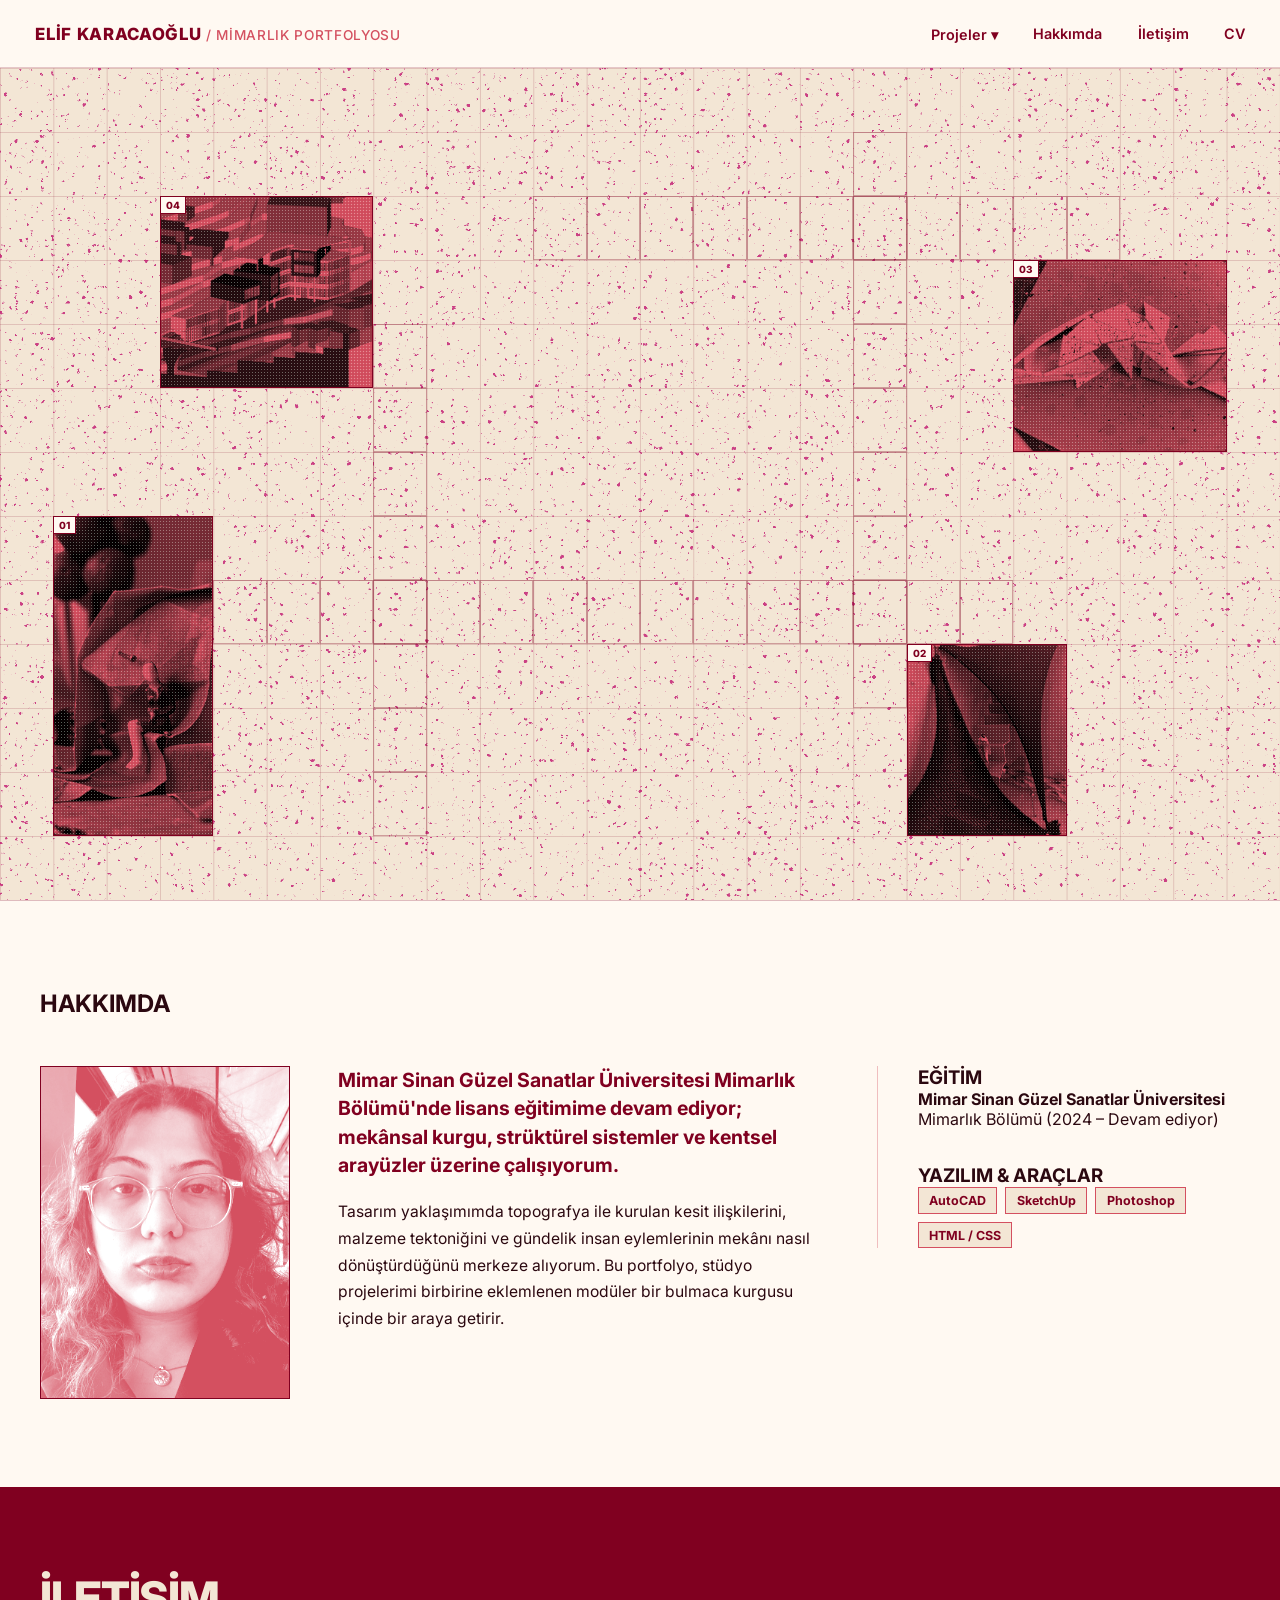
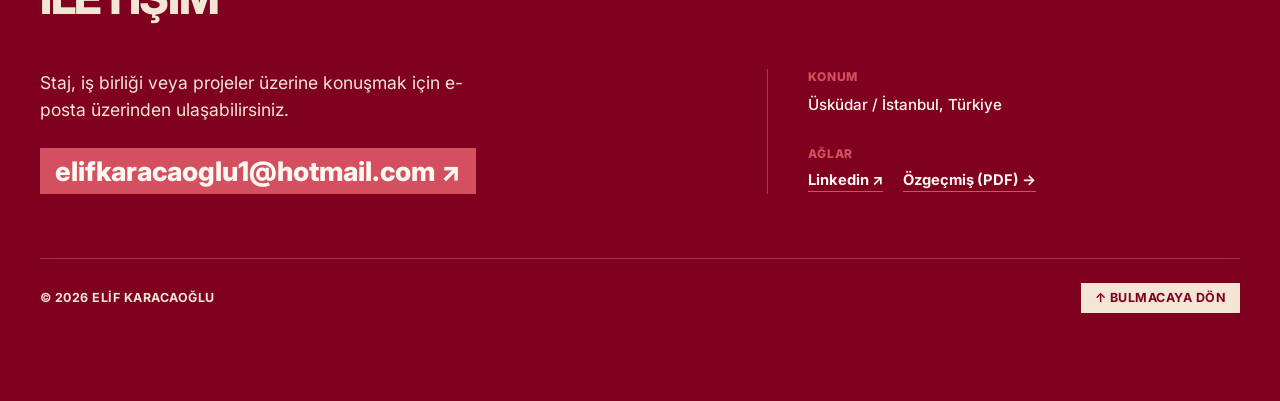
<file: index.html>
<!DOCTYPE html>
<html lang="tr">
<head>
  <meta charset="UTF-8">
  <meta name="viewport" content="width=device-width, initial-scale=1.0">
  <title>Elif Karacaoğlu | Mimari Portfolyo</title>
  <link rel="preconnect" href="https://fonts.googleapis.com">
  <link rel="preconnect" href="https://fonts.gstatic.com" crossorigin>
  <link href="https://fonts.googleapis.com/css2?family=Inter:wght@400;500;700;800&display=swap" rel="stylesheet">
  <link rel="stylesheet" href="styles.css">
</head>
<body id="ust">

  <!-- ÜST MENÜ -->
  <header class="top-nav">
    <input type="checkbox" id="menu-toggle" class="menu-toggle">
    <label for="menu-toggle" class="hamburger" aria-label="Menüyü Aç">
      <span></span>
      <span></span>
      <span></span>
    </label>

    <a href="#ust" class="brand-name">ELİF KARACAOĞLU <span class="brand-sub">/ MİMARLIK PORTFOLYOSU</span></a>

    <nav class="nav-links">
      <div class="dropdown">
        <button class="drop-btn">Projeler ▾</button>
        <div class="dropdown-content">
          <a href="eylemleri-bukmek.html">01. Eylemleri Bükmek</a>
          <a href="parazit-membranlar.html">02. Parazit Membranlar</a>
          <a href="denge-kabugu.html">03. Denge Kabuğu</a>
          <a href="derkenar.html">04. Derkenar</a>
        </div>
      </div>
      <a href="#hakkimda">Hakkımda</a>
      <a href="#iletisim">İletişim</a>
      <a href="cv.pdf" target="_blank" rel="noopener noreferrer">CV</a>
    </nav>
  </header>

  <!-- 1. EKRAN: TAM EKRAN 24x13 ÇENGEL BULMACA IZGARA ALANI -->
  <main class="crossword-grid">

    <!-- 01. EYLEMLERİ BÜKMEK -->
    <input type="radio" name="mobile-clue" id="clue-1" class="clue-radio">
    <a href="eylemleri-bukmek.html" class="project-pair">
      <div class="image-block img-eylemler">
        <span class="img-tag">01</span>
        <img src="merhaba.jpeg" alt="Eylemleri Bükmek Projesi">
      </div>
      <div class="word-strip word-eylemler">
        <span class="letter-cell">E</span>
        <span class="letter-cell">Y</span>
        <span class="letter-cell">L</span>
        <span class="letter-cell">E</span>
        <span class="letter-cell">M</span>
        <span class="letter-cell">L</span>
        <span class="letter-cell">E</span>
        <span class="letter-cell">R</span>
        <span class="letter-cell">İ</span>
        <span class="letter-cell">B</span>
        <span class="letter-cell">Ü</span>
        <span class="letter-cell">K</span>
        <span class="letter-cell">M</span>
        <span class="letter-cell">E</span>
        <span class="letter-cell">K</span>
      </div>
    </a>
    <label for="clue-1" class="mobile-tap-trigger img-eylemler" aria-label="01 İpucunu Aç"></label>

    <!-- 02. PARAZİT MEMBRANLAR -->
    <input type="radio" name="mobile-clue" id="clue-2" class="clue-radio">
    <a href="parazit-membranlar.html" class="project-pair">
      <div class="image-block img-parazit">
        <span class="img-tag">02</span>
        <img src="dört.jpeg" alt="Parazit Membranlar Projesi">
      </div>
      <div class="word-strip word-parazit">
        <span class="letter-cell">P</span>
        <span class="letter-cell">A</span>
        <span class="letter-cell">R</span>
        <span class="letter-cell">A</span>
        <span class="letter-cell">Z</span>
        <span class="letter-cell">İ</span>
        <span class="letter-cell">T</span>
        <span class="letter-cell">M</span>
        <span class="letter-cell">.</span>
      </div>
    </a>
    <label for="clue-2" class="mobile-tap-trigger img-parazit" aria-label="02 İpucunu Aç"></label>

    <!-- 03. DENGE KABUĞU -->
    <input type="radio" name="mobile-clue" id="clue-3" class="clue-radio">
    <a href="denge-kabugu.html" class="project-pair">
      <div class="image-block img-denge">
        <span class="img-tag">03</span>
        <img src="üç.jpg" alt="Denge Kabuğu Projesi">
      </div>
      <div class="word-strip word-denge">
        <span class="letter-cell">D</span>
        <span class="letter-cell">E</span>
        <span class="letter-cell">N</span>
        <span class="letter-cell">G</span>
        <span class="letter-cell">E</span>
        <span class="letter-cell">K</span>
        <span class="letter-cell">A</span>
        <span class="letter-cell">B</span>
        <span class="letter-cell">U</span>
        <span class="letter-cell">Ğ</span>
        <span class="letter-cell">U</span>
      </div>
    </a>
    <label for="clue-3" class="mobile-tap-trigger img-denge" aria-label="03 İpucunu Aç"></label>

    <!-- 04. DERKENAR -->
    <input type="radio" name="mobile-clue" id="clue-4" class="clue-radio">
    <a href="derkenar.html" class="project-pair">
      <div class="image-block img-derkenar">
        <span class="img-tag">04</span>
        <img src="model.jpg" alt="Derkenar Projesi">
      </div>
      <div class="word-strip word-derkenar">
        <span class="letter-cell">D</span>
        <span class="letter-cell">E</span>
        <span class="letter-cell">R</span>
        <span class="letter-cell">K</span>
        <span class="letter-cell">E</span>
        <span class="letter-cell">N</span>
        <span class="letter-cell">A</span>
        <span class="letter-cell">R</span>
      </div>
    </a>
    <label for="clue-4" class="mobile-tap-trigger img-derkenar" aria-label="04 İpucunu Aç"></label>

  </main>

  <!-- 2. BÖLÜM: HAKKIMDA (SOLDA FOTOĞRAF + ORTADA METİN + SAĞDA EĞİTİM & ARAÇLAR) -->
  <section id="hakkimda" class="editorial-section">
    <div class="section-inner">
      <div class="section-header">
        <h2>HAKKIMDA</h2>
      </div>

      <div class="about-grid">
        <!-- SOL SÜTUN: PROFİL FOTOĞRAFI -->
        <div class="about-photo">
          <img src="kendim.jpeg" alt="Elif Karacaoğlu">
        </div>

        <!-- ORTA SÜTUN: BİYOGRAFİ METNİ -->
        <div class="about-bio">
          <p class="lead-text">
            Mimar Sinan Güzel Sanatlar Üniversitesi Mimarlık Bölümü'nde lisans eğitimime devam ediyor; mekânsal kurgu, strüktürel sistemler ve kentsel arayüzler üzerine çalışıyorum.
          </p>
          <p>
            Tasarım yaklaşımımda topografya ile kurulan kesit ilişkilerini, malzeme tektoniğini ve gündelik insan eylemlerinin mekânı nasıl dönüştürdüğünü merkeze alıyorum. Bu portfolyo, stüdyo projelerimi birbirine eklemlenen modüler bir bulmaca kurgusu içinde bir araya getirir.
          </p>
        </div>

        <!-- SAĞ SÜTUN: EĞİTİM VE YAZILIMLAR -->
        <div class="about-meta">
          <div class="meta-group">
            <h3>EĞİTİM</h3>
            <p><strong>Mimar Sinan Güzel Sanatlar Üniversitesi</strong><br>Mimarlık Bölümü (2024 – Devam ediyor)</p>
          </div>

          <div class="meta-group">
            <h3>YAZILIM & ARAÇLAR</h3>
            <ul class="tag-list">
              <li>AutoCAD</li>
              <li>SketchUp</li>
              <li>Photoshop</li>
              <li>HTML / CSS</li>
            </ul>
          </div>
        </div>
      </div>
    </div>
  </section>

  <!-- 3. BÖLÜM: İLETİŞİM -->
  <section id="iletisim" class="editorial-section contact-section">
    <div class="section-inner">
      <div class="section-header">
        <h2>İLETİŞİM</h2>
      </div>

      <div class="contact-grid">
        <div class="contact-statement">
          <p>Staj, iş birliği veya projeler üzerine konuşmak için e-posta üzerinden ulaşabilirsiniz.</p>
          <a href="mailto:elifkaracaoglu1@hotmail.com" class="mail-link">elifkaracaoglu1@hotmail.com ↗</a>
        </div>

        <div class="contact-links">
          <div class="meta-group">
            <h3>KONUM</h3>
            <p>Üsküdar / İstanbul, Türkiye</p>
          </div>
          <div class="meta-group">
            <h3>AĞLAR</h3>
            <div class="social-row">
              <a href="https://www.linkedin.com/in/elif-karacaoğlu-8b605b373" target="_blank" rel="noopener">Linkedin ↗</a>
              <a href="cv.pdf" target="_blank" rel="noopener noreferrer">Özgeçmiş (PDF) →</a>
            </div>
          </div>
        </div>
      </div>

      <footer class="bottom-bar">
        <span>© 2026 ELİF KARACAOĞLU</span>
        <a href="#ust" class="back-to-top">↑ BULMACAYA DÖN</a>
      </footer>
    </div>
  </section>

</body>
</html>
</file>
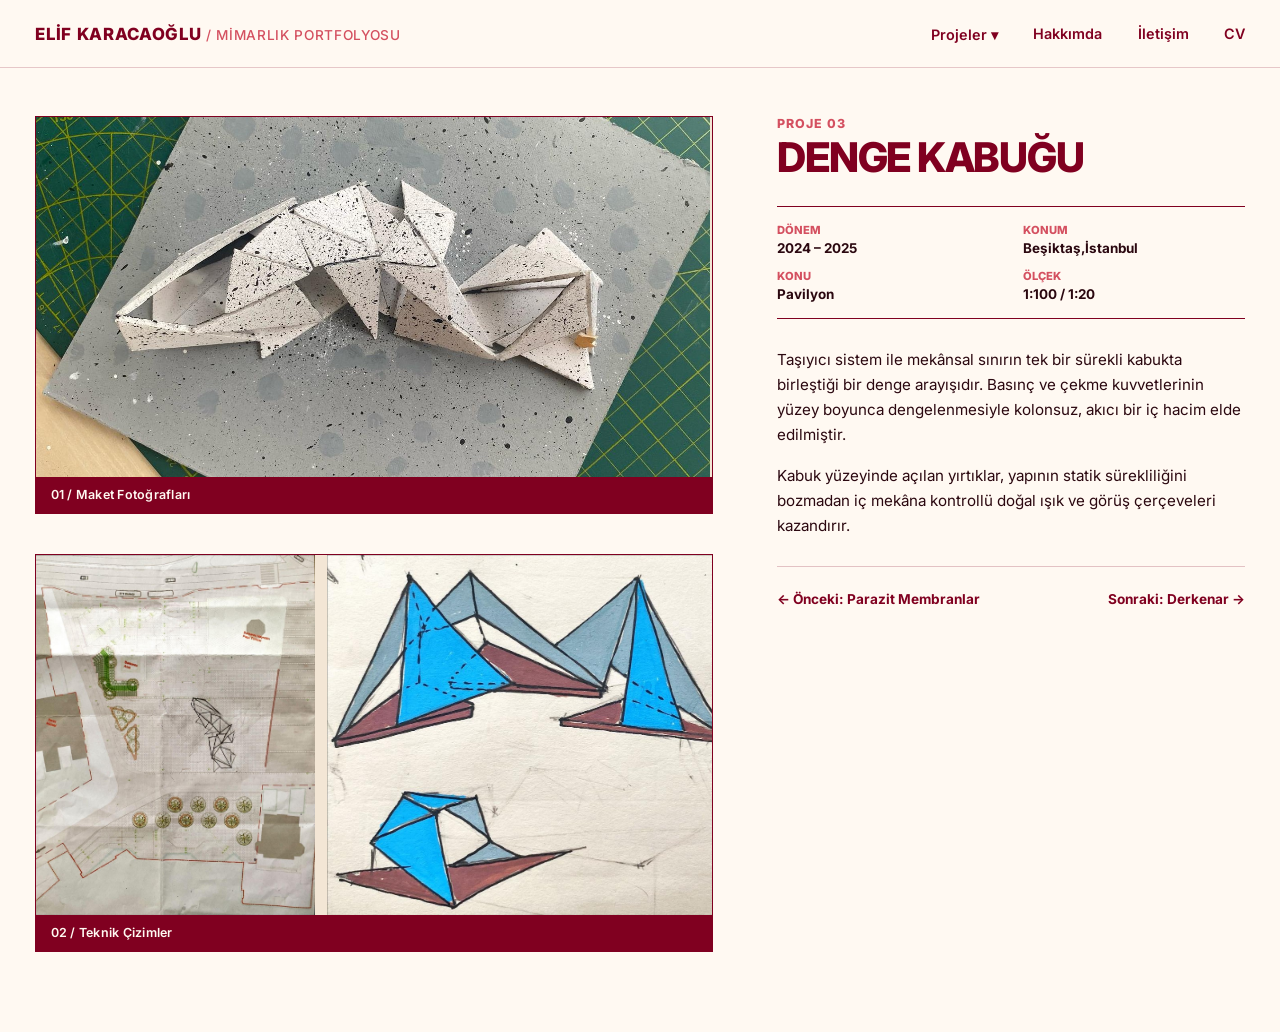
<file: denge-kabugu.html>
<!DOCTYPE html>
<html lang="tr">
<head>
  <meta charset="UTF-8">
  <meta name="viewport" content="width=device-width, initial-scale=1.0">
  <title>03. Denge Kabuğu | Elif Karacaoğlu</title>
  <link rel="preconnect" href="https://fonts.googleapis.com">
  <link rel="preconnect" href="https://fonts.gstatic.com" crossorigin>
  <link href="https://fonts.googleapis.com/css2?family=Inter:wght@400;500;600;700;800&display=swap" rel="stylesheet">
  <link rel="stylesheet" href="styles.css">
</head>
<body>

  <!-- ÜST MENÜ -->
  <header class="top-nav">
    <input type="checkbox" id="menu-toggle" class="menu-toggle">
    <label for="menu-toggle" class="hamburger" aria-label="Menüyü Aç">
      <span></span>
      <span></span>
      <span></span>
    </label>

    <a href="index.html" class="brand-name">ELİF KARACAOĞLU <span class="brand-sub">/ MİMARLIK PORTFOLYOSU</span></a>

    <nav class="nav-links">
      <div class="dropdown">
        <button class="drop-btn">Projeler ▾</button>
        <div class="dropdown-content">
          <a href="eylemleri-bukmek.html">01. Eylemleri Bükmek</a>
          <a href="parazit-membranlar.html">02. Parazit Membranlar</a>
          <a href="denge-kabugu.html" class="active-link">03. Denge Kabuğu</a>
          <a href="derkenar.html">04. Derkenar</a>
        </div>
      </div>
      <a href="index.html#hakkimda">Hakkımda</a>
      <a href="index.html#iletisim">İletişim</a>
      <a href="cv.pdf">CV</a>
    </nav>
  </header>

  <!-- PROJE DETAY ALANI -->
  <main class="project-detail-container">

    <!-- SOL SÜTUN: GÖRSELLER -->
    <section class="detail-gallery">
      <figure class="detail-figure">
        <img src="denge.jpg" alt="Denge Kabuğu — Ana Görünüm">
        <img src="denge 1.jpg" alt="Denge Kabuğu — Ana Görünüm">
        <img src="denge maket.jpg" alt="Denge Kabuğu — Ana Görünüm">
        <figcaption>01 / Maket Fotoğrafları</figcaption>
      </figure>

      <figure class="detail-figure">
        <img src="vaziyet planı.jpg" alt="Denge Kabuğu — Kesit ve İç Mekân">
        <img src="fikir.jpg" alt="Denge Kabuğu — Kesit ve İç Mekân">
        <img src="denge görünüş 1.jpg" alt="Denge Kabuğu — Kesit ve İç Mekân">
        <img src="denge görünüş.jpg" alt="Denge Kabuğu — Kesit ve İç Mekân">
        
        <figcaption>02 / Teknik Çizimler</figcaption>
      </figure>
    </section>

    <!-- SAĞ SÜTUN: PROJE BİLGİSİ -->
    <aside class="detail-info">
      <div>
        <p class="detail-kicker">PROJE 03</p>
        <h1 class="detail-title">DENGE KABUĞU</h1>
      </div>

      <div class="spec-list">
        <div class="spec-item">
          <span>Dönem</span>
          <strong>2024 – 2025</strong>
        </div>
        <div class="spec-item">
          <span>Konum</span>
          <strong>Beşiktaş,İstanbul</strong>
        </div>
        <div class="spec-item">
          <span>Konu</span>
          <strong>Pavilyon</strong>
        </div>
        <div class="spec-item">
          <span>Ölçek</span>
          <strong>1:100 / 1:20</strong>
        </div>
      </div>

      <div class="detail-description">
        <p>
          Taşıyıcı sistem ile mekânsal sınırın tek bir sürekli kabukta birleştiği bir denge arayışıdır. Basınç ve çekme kuvvetlerinin yüzey boyunca dengelenmesiyle kolonsuz, akıcı bir iç hacim elde edilmiştir.
        </p>
        <p>
          Kabuk yüzeyinde açılan yırtıklar, yapının statik sürekliliğini bozmadan iç mekâna kontrollü doğal ışık ve görüş çerçeveleri kazandırır.
        </p>
      </div>

      <div class="detail-nav-footer">
        <a href="parazit-membranlar.html">← Önceki: Parazit Membranlar</a>
        <a href="derkenar.html">Sonraki: Derkenar →</a>
      </div>
    </aside>

  </main>

</body>
</html>
</file>
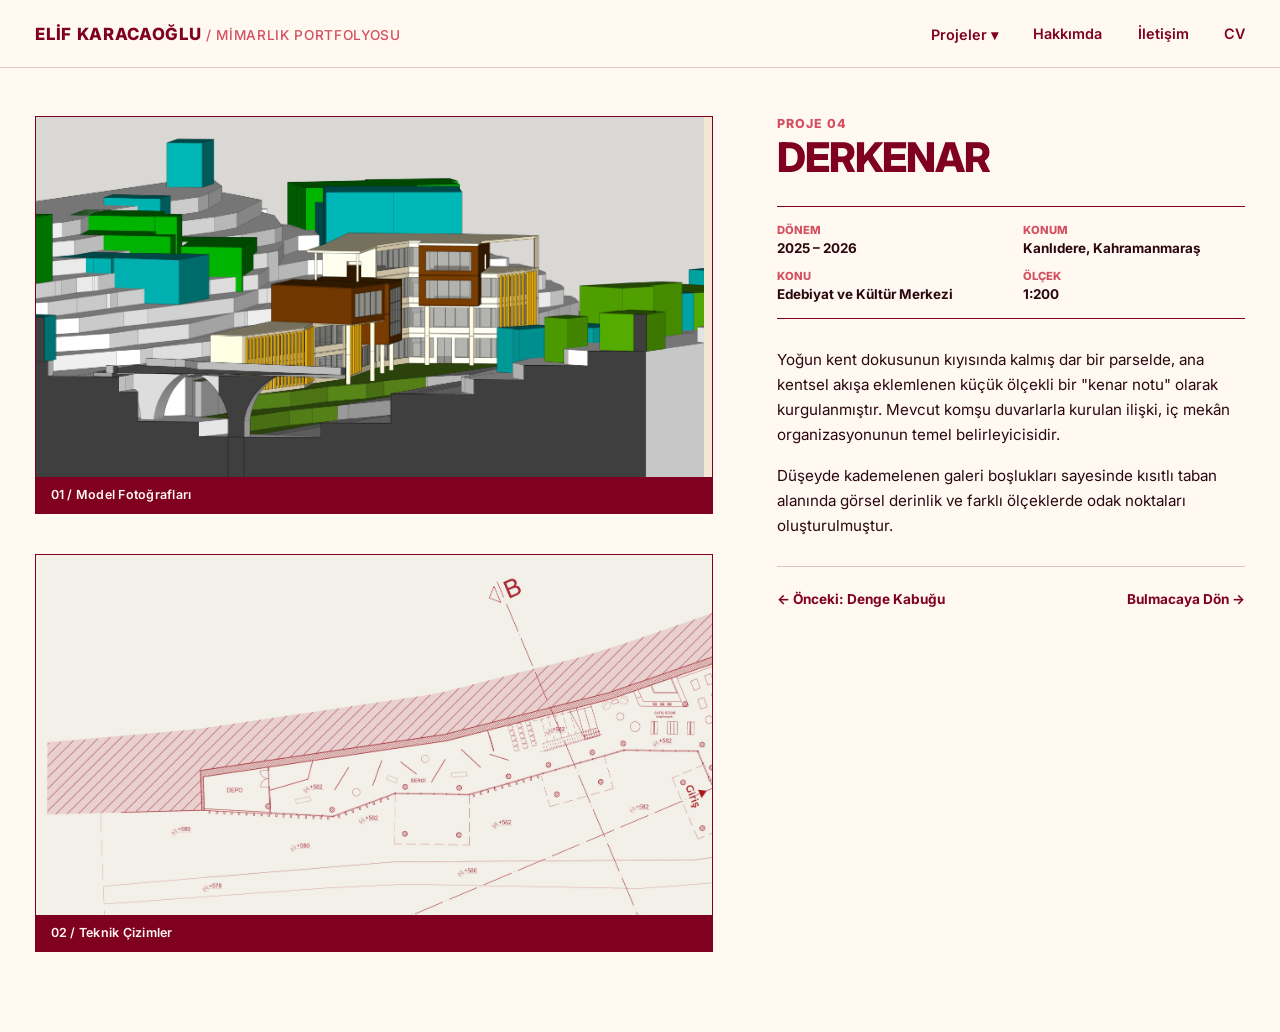
<file: derkenar.html>
<!DOCTYPE html>
<html lang="tr">
<head>
  <meta charset="UTF-8">
  <meta name="viewport" content="width=device-width, initial-scale=1.0">
  <title>04. Derkenar | Elif Karacaoğlu</title>
  <link rel="preconnect" href="https://fonts.googleapis.com">
  <link rel="preconnect" href="https://fonts.gstatic.com" crossorigin>
  <link href="https://fonts.googleapis.com/css2?family=Inter:wght@400;500;600;700;800&display=swap" rel="stylesheet">
  <link rel="stylesheet" href="styles.css">
</head>
<body>

  <!-- ÜST MENÜ -->
  <header class="top-nav">
    <input type="checkbox" id="menu-toggle" class="menu-toggle">
    <label for="menu-toggle" class="hamburger" aria-label="Menüyü Aç">
      <span></span>
      <span></span>
      <span></span>
    </label>

    <a href="index.html" class="brand-name">ELİF KARACAOĞLU <span class="brand-sub">/ MİMARLIK PORTFOLYOSU</span></a>

    <nav class="nav-links">
      <div class="dropdown">
        <button class="drop-btn">Projeler ▾</button>
        <div class="dropdown-content">
          <a href="eylemleri-bukmek.html">01. Eylemleri Bükmek</a>
          <a href="parazit-membranlar.html">02. Parazit Membranlar</a>
          <a href="denge-kabugu.html">03. Denge Kabuğu</a>
          <a href="derkenar.html" class="active-link">04. Derkenar</a>
        </div>
      </div>
      <a href="index.html#hakkimda">Hakkımda</a>
      <a href="index.html#iletisim">İletişim</a>
      <a href="cv.pdf">CV</a>
    </nav>
  </header>

  <!-- PROJE DETAY ALANI -->
  <main class="project-detail-container">

    <!-- SOL SÜTUN: GÖRSELLER -->
    <section class="detail-gallery">
      <figure class="detail-figure">
        <img src="model fotosu 1.jpg" alt="Derkenar — Ana Görünüm">
        <img src="model fotosu yeni versiyon.jpg" alt="Derkenar — Ana Görünüm">
        <img src="MODEL FOTOSU 3.jpg" alt="Derkenar — Ana Görünüm">
        <figcaption>01 / Model Fotoğrafları</figcaption>
      </figure>

      <figure class="detail-figure">
        <img src="derkenar plan .jpg" alt="Derkenar — Kat Planları ve Kesit">
        <img src="derkenar plan 2.jpg" alt="Derkenar — Kat Planları ve Kesit">
        <img src="derkenar plan 3.jpg" alt="Derkenar — Kat Planları ve Kesit">
        <figcaption>02 / Teknik Çizimler</figcaption>
      </figure>
    </section>

    <!-- SAĞ SÜTUN: PROJE BİLGİSİ -->
    <aside class="detail-info">
      <div>
        <p class="detail-kicker">PROJE 04</p>
        <h1 class="detail-title">DERKENAR</h1>
      </div>

      <div class="spec-list">
        <div class="spec-item">
          <span>Dönem</span>
          <strong>2025 – 2026</strong>
        </div>
        <div class="spec-item">
          <span>Konum</span>
          <strong>Kanlıdere, Kahramanmaraş</strong>
        </div>
        <div class="spec-item">
          <span>Konu</span>
          <strong>Edebiyat ve Kültür Merkezi</strong>
        </div>
        <div class="spec-item">
          <span>Ölçek</span>
          <strong>1:200</strong>
        </div>
      </div>

      <div class="detail-description">
        <p>
          Yoğun kent dokusunun kıyısında kalmış dar bir parselde, ana kentsel akışa eklemlenen küçük ölçekli bir "kenar notu" olarak kurgulanmıştır. Mevcut komşu duvarlarla kurulan ilişki, iç mekân organizasyonunun temel belirleyicisidir.
        </p>
        <p>
          Düşeyde kademelenen galeri boşlukları sayesinde kısıtlı taban alanında görsel derinlik ve farklı ölçeklerde odak noktaları oluşturulmuştur.
        </p>
      </div>

      <div class="detail-nav-footer">
        <a href="denge-kabugu.html">← Önceki: Denge Kabuğu</a>
        <a href="index.html">Bulmacaya Dön →</a>
      </div>
    </aside>

  </main>

</body>
</html>
</file>
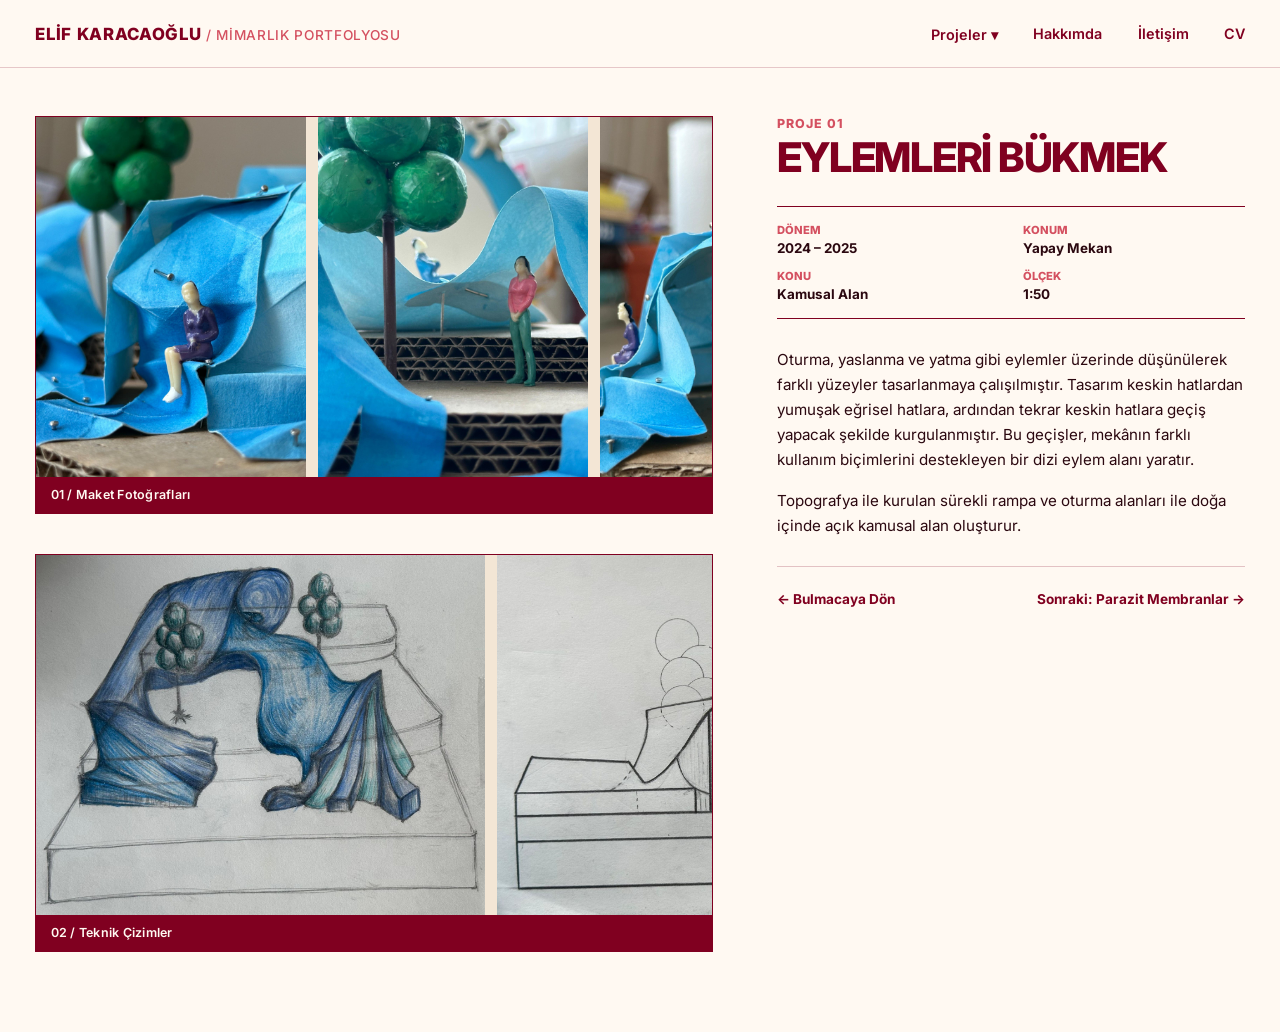
<file: eylemleri-bukmek.html>
<!DOCTYPE html>
<html lang="tr">
<head>
  <meta charset="UTF-8">
  <meta name="viewport" content="width=device-width, initial-scale=1.0">
  <title>01. Eylemleri Bükmek | Elif Karacaoğlu</title>
  <link rel="preconnect" href="https://fonts.googleapis.com">
  <link rel="preconnect" href="https://fonts.gstatic.com" crossorigin>
  <link href="https://fonts.googleapis.com/css2?family=Inter:wght@400;500;600;700;800&display=swap" rel="stylesheet">
  <link rel="stylesheet" href="styles.css">
</head>
<body>

  <!-- ÜST MENÜ -->
  <header class="top-nav">
    <input type="checkbox" id="menu-toggle" class="menu-toggle">
    <label for="menu-toggle" class="hamburger" aria-label="Menüyü Aç">
      <span></span>
      <span></span>
      <span></span>
    </label>

    <a href="index.html" class="brand-name">ELİF KARACAOĞLU <span class="brand-sub">/ MİMARLIK PORTFOLYOSU</span></a>

    <nav class="nav-links">
      <div class="dropdown">
        <button class="drop-btn">Projeler ▾</button>
        <div class="dropdown-content">
          <a href="eylemleri-bukmek.html" class="active-link">01. Eylemleri Bükmek</a>
          <a href="parazit-membranlar.html">02. Parazit Membranlar</a>
          <a href="denge-kabugu.html">03. Denge Kabuğu</a>
          <a href="derkenar.html">04. Derkenar</a>
        </div>
      </div>
      <a href="index.html#hakkimda">Hakkımda</a>
      <a href="index.html#iletisim">İletişim</a>
      <a href="cv.pdf">CV</a>
    </nav>
  </header>

  <!-- PROJE DETAY ALANI -->
  <main class="project-detail-container">

    <!-- SOL SÜTUN: GÖRSELLER -->
    <section class="detail-gallery">
      <figure class="detail-figure">
        <img src="merhaba.jpeg" alt="Eylemleri Bükmek — Ana Görünüm">
        <img src="foto1.jpeg" alt="Eylemleri Bükmek — Ana Görünüm">
        <img src="foto2.jpeg" alt="Eylemleri Bükmek — Ana Görünüm">
        <figcaption>01 / Maket Fotoğrafları</figcaption>
      </figure>

      <figure class="detail-figure">
        <img src="eskiz.jpeg" alt="Eylemleri Bükmek — Plan ve Kesit">
        <img src="görünüş.jpeg" alt="Eylemleri Bükmek — Plan ve Kesit">
        <img src="görünüş 2.jpeg" alt="Eylemleri Bükmek — Plan ve Kesit">
        <img src="görünüş 3.jpeg" alt="Eylemleri Bükmek — Plan ve Kesit">
        <figcaption>02 / Teknik Çizimler</figcaption>
      </figure>
    </section>

    <!-- SAĞ SÜTUN: PROJE BİLGİSİ -->
    <aside class="detail-info">
      <div>
        <p class="detail-kicker">PROJE 01</p>
        <h1 class="detail-title">EYLEMLERİ BÜKMEK</h1>
      </div>

      <div class="spec-list">
        <div class="spec-item">
          <span>Dönem</span>
          <strong>2024 – 2025</strong>
        </div>
        <div class="spec-item">
          <span>Konum</span>
          <strong>Yapay Mekan</strong>
        </div>
        <div class="spec-item">
          <span>Konu</span>
          <strong>Kamusal Alan</strong>
        </div>
        <div class="spec-item">
          <span>Ölçek</span>
          <strong>1:50</strong>
        </div>
      </div>

      <div class="detail-description">
        <p>
          Oturma, yaslanma ve yatma gibi eylemler üzerinde düşünülerek farklı yüzeyler tasarlanmaya çalışılmıştır. Tasarım keskin hatlardan yumuşak eğrisel hatlara, ardından tekrar keskin hatlara geçiş yapacak şekilde kurgulanmıştır. Bu geçişler, mekânın farklı kullanım biçimlerini destekleyen bir dizi eylem alanı yaratır.
        </p>
        <p>
          Topografya ile kurulan sürekli rampa ve oturma alanları ile doğa içinde açık kamusal alan oluşturur.
        </p>
      </div>

      <div class="detail-nav-footer">
        <a href="index.html">← Bulmacaya Dön</a>
        <a href="parazit-membranlar.html">Sonraki: Parazit Membranlar →</a>
      </div>
    </aside>

  </main>

</body>
</html>
</file>
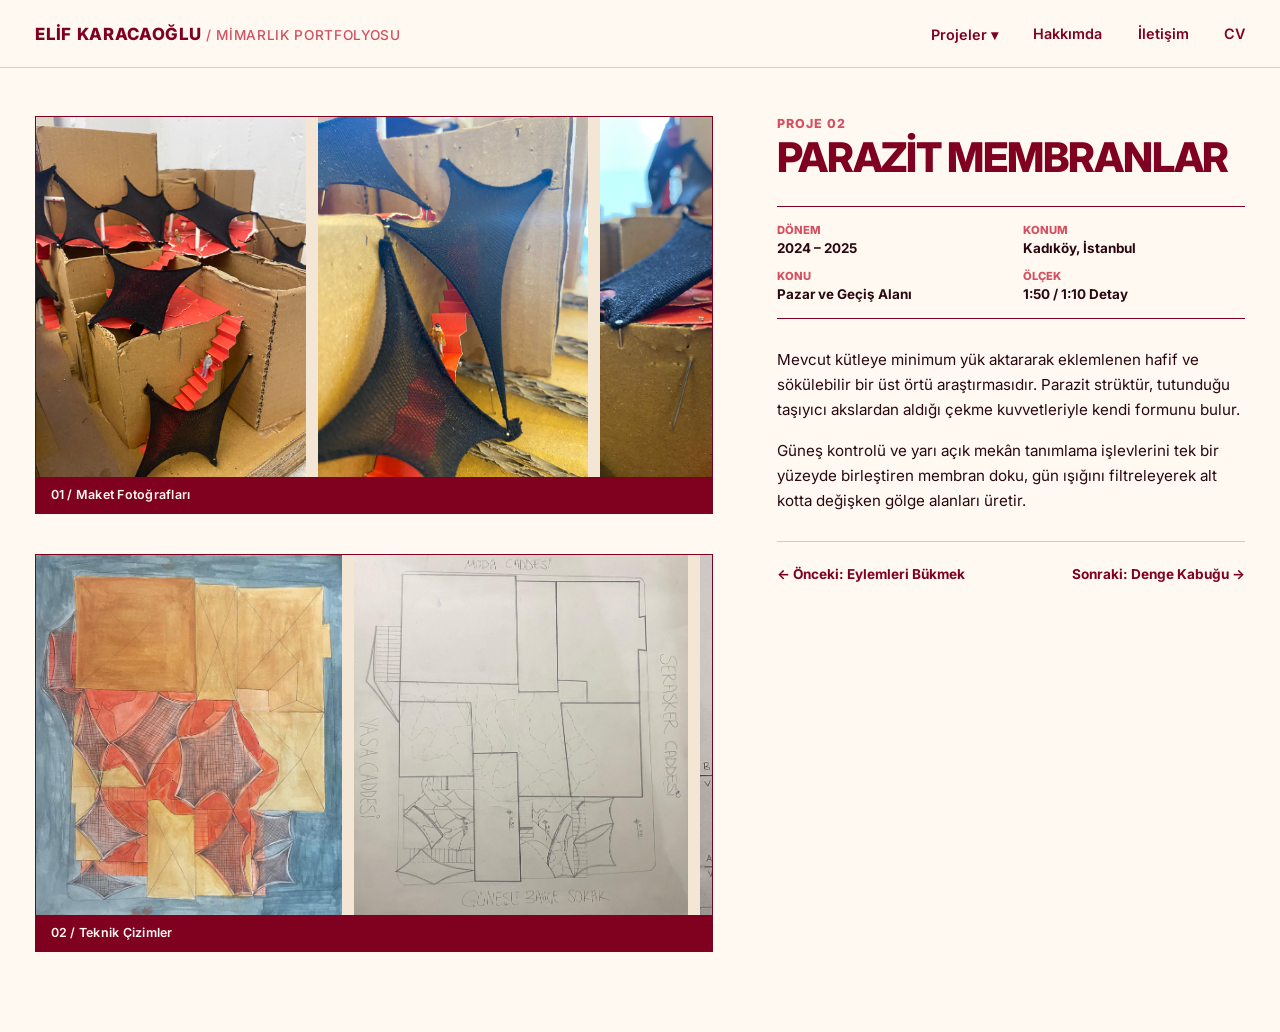
<file: parazit-membranlar.html>
<!DOCTYPE html>
<html lang="tr">
<head>
  <meta charset="UTF-8">
  <meta name="viewport" content="width=device-width, initial-scale=1.0">
  <title>02. Parazit Membranlar | Elif Karacaoğlu</title>
  <link rel="preconnect" href="https://fonts.googleapis.com">
  <link rel="preconnect" href="https://fonts.gstatic.com" crossorigin>
  <link href="https://fonts.googleapis.com/css2?family=Inter:wght@400;500;600;700;800&display=swap" rel="stylesheet">
  <link rel="stylesheet" href="styles.css">
</head>
<body>

  <!-- ÜST MENÜ -->
  <header class="top-nav">
    <input type="checkbox" id="menu-toggle" class="menu-toggle">
    <label for="menu-toggle" class="hamburger" aria-label="Menüyü Aç">
      <span></span>
      <span></span>
      <span></span>
    </label>

    <a href="index.html" class="brand-name">ELİF KARACAOĞLU <span class="brand-sub">/ MİMARLIK PORTFOLYOSU</span></a>

    <nav class="nav-links">
      <div class="dropdown">
        <button class="drop-btn">Projeler ▾</button>
        <div class="dropdown-content">
          <a href="eylemleri-bukmek.html">01. Eylemleri Bükmek</a>
          <a href="parazit-membranlar.html" class="active-link">02. Parazit Membranlar</a>
          <a href="denge-kabugu.html">03. Denge Kabuğu</a>
          <a href="derkenar.html">04. Derkenar</a>
        </div>
      </div>
      <a href="index.html#hakkimda">Hakkımda</a>
      <a href="index.html#iletisim">İletişim</a>
      <a href="cv.pdf">CV</a>
    </nav>
  </header>

  <!-- PROJE DETAY ALANI -->
  <main class="project-detail-container">

    <!-- SOL SÜTUN: GÖRSELLER -->
    <section class="detail-gallery">
      <figure class="detail-figure">
        <img src="maket1.jpeg" alt="Parazit Membranlar — Ana Görünüm">
        <img src="maket 3.jpeg" alt="Parazit Membranlar — Ana Görünüm">
        <img src="maket 4.jpeg" alt="Parazit Membranlar — Ana Görünüm">
        <img src="maket 2.jpeg" alt="Parazit Membranlar — Ana Görünüm">
        <figcaption>01 / Maket Fotoğrafları</figcaption>
      </figure>

      <figure class="detail-figure">
        <img src="plan.jpeg" alt="Parazit Membranlar — Maket ve Detay">
        <img src="plan 2.jpeg" alt="Parazit Membranlar — Maket ve Detay">
        <img src="g1.jpeg" alt="Parazit Membranlar — Maket ve Detay">
        <img src="g2.jpeg" alt="Parazit Membranlar — Maket ve Detay">
        <img src="g3.jpeg" alt="Parazit Membranlar — Maket ve Detay">
        <img src="kesit.jpeg" alt="Parazit Membranlar — Maket ve Detay">
        <figcaption>02 / Teknik Çizimler</figcaption>
      </figure>
    </section>

    <!-- SAĞ SÜTUN: PROJE BİLGİSİ -->
    <aside class="detail-info">
      <div>
        <p class="detail-kicker">PROJE 02</p>
        <h1 class="detail-title">PARAZİT MEMBRANLAR</h1>
      </div>

      <div class="spec-list">
        <div class="spec-item">
          <span>Dönem</span>
          <strong>2024 – 2025</strong>
        </div>
        <div class="spec-item">
          <span>Konum</span>
          <strong>Kadıköy, İstanbul</strong>
        </div>
        <div class="spec-item">
          <span>Konu</span>
          <strong>Pazar ve Geçiş Alanı</strong>
        </div>
        <div class="spec-item">
          <span>Ölçek</span>
          <strong>1:50 / 1:10 Detay</strong>
        </div>
      </div>

      <div class="detail-description">
        <p>
          Mevcut kütleye minimum yük aktararak eklemlenen hafif ve sökülebilir bir üst örtü araştırmasıdır. Parazit strüktür, tutunduğu taşıyıcı akslardan aldığı çekme kuvvetleriyle kendi formunu bulur.
        </p>
        <p>
          Güneş kontrolü ve yarı açık mekân tanımlama işlevlerini tek bir yüzeyde birleştiren membran doku, gün ışığını filtreleyerek alt kotta değişken gölge alanları üretir.
        </p>
      </div>

      <div class="detail-nav-footer">
        <a href="eylemleri-bukmek.html">← Önceki: Eylemleri Bükmek</a>
        <a href="denge-kabugu.html">Sonraki: Denge Kabuğu →</a>
      </div>
    </aside>

  </main>

</body>
</html>
</file>
<file: styles.css>
:root {
  --c-burgundy: #800020;                   /* Ana mürekkep, harfler, çizgiler ve koyu blok */
  --c-rose: #D45060;                       /* Fotoğraf baskı tonu, etiket ve ikincil vurgu */
  --c-almond: #F3E6D5;                     /* Bulmaca alanı sıcak parşömen kağıdı zemini */
  --c-ivory: #FFF9F2;                      /* Üst menü, açılan kutular ve Hakkımda zemini */
  --ink-dark: #2B0810;                     /* Uzun paragraflar için koyu bordo-antrasit */
  --grid-faint: rgba(128, 0, 32, 0.16);    /* Silik bordo arka plan ızgara çizgisi */
  --nav-height: 68px;
}

* {
  box-sizing: border-box;
  margin: 0;
  padding: 0;
}

/* =========================================================
   YUMUŞAK KAYDIRMA VE TEMEL SAYFA YAPISI
   ========================================================= */
html {
  scroll-behavior: smooth;
  background-color: var(--c-ivory);
}

body {
  width: 100%;
  overflow-x: hidden;
  background-color: var(--c-ivory);
  color: var(--ink-dark);
  font-family: 'Inter', -apple-system, BlinkMacSystemFont, sans-serif;
}

/* =========================================================
   ÜST MENÜ (YAPIŞKAN NAVBAR - FİLDİŞİ & BORDO)
   ========================================================= */
.top-nav {
  height: var(--nav-height);
  width: 100%;
  background-color: var(--c-ivory);
  border-bottom: 1px solid rgba(128, 0, 32, 0.2);
  padding: 0 2.2rem;
  display: flex;
  align-items: center;
  justify-content: space-between;
  position: sticky;
  top: 0;
  z-index: 30;
}

.brand-name {
  text-decoration: none;
  color: var(--c-burgundy);
  font-weight: 800;
  font-size: 1.05rem;
  letter-spacing: 0.04em;
}

.brand-sub {
  color: var(--c-rose);
  font-weight: 500;
  font-size: 0.85rem;
}

.nav-links {
  display: flex;
  align-items: center;
  gap: 2.2rem;
}

.nav-links a, .drop-btn {
  text-decoration: none;
  color: var(--c-burgundy);
  font-size: 0.9rem;
  font-weight: 600;
  background: none;
  border: none;
  cursor: pointer;
  font-family: inherit;
  transition: color 0.2s ease;
}

.nav-links a:hover, .drop-btn:hover {
  color: var(--c-rose);
}

.dropdown {
  position: relative;
  display: inline-block;
}

.dropdown-content {
  display: none;
  position: absolute;
  right: 0;
  top: 100%;
  padding-top: 0.75rem;
  min-width: 220px;
  z-index: 40;
}

.dropdown-content a {
  display: block;
  background-color: var(--c-ivory);
  color: var(--c-burgundy);
  border: 1px solid var(--c-burgundy);
  border-bottom: none;
  padding: 0.65rem 0.9rem;
  font-size: 0.82rem;
}

.dropdown-content a:last-child {
  border-bottom: 1px solid var(--c-burgundy);
}

.dropdown-content a:hover {
  background-color: var(--c-burgundy);
  color: var(--c-ivory);
}

.dropdown:hover .dropdown-content {
  display: block;
}

.menu-toggle, .hamburger {
  display: none;
}

/* =========================================================
   1. EKRAN: 24x13 SICAK BADEM & BORDO ÇENGEL BULMACA ALANI
   ========================================================= */
.crossword-grid {
  width: 100%;
  height: calc(100vh - var(--nav-height));
  display: grid;
  grid-template-columns: repeat(24, 1fr);
  grid-template-rows: repeat(13, 1fr);
  position: relative;
  background-color: var(--c-almond);

  background-image:
    linear-gradient(to right, var(--grid-faint) 1px, transparent 1px),
    linear-gradient(to bottom, var(--grid-faint) 1px, transparent 1px);
  background-size: calc(100% / 24) calc(100% / 13);
}

/* Bulmaca zemini altında fotoğraflarla uyumlu bordo mürekkep noktalaşması */
.crossword-grid::before {
  content: "";
  position: absolute;
  inset: 0;
  pointer-events: none;
  z-index: 1;
  opacity: 0.72;
  background-image: url("data:image/svg+xml,%3Csvg viewBox='0 0 200 200' xmlns='http://www.w3.org/2000/svg'%3E%3Cfilter id='speckle'%3E%3CfeTurbulence type='turbulence' baseFrequency='0.8' numOctaves='2' stitchTiles='stitch'/%3E%3CfeColorMatrix type='matrix' values='0 0 0 0 0.50  0 0 0 0 0.00  0 0 0 0 0.13  9 0 0 0 -4.5'/%3E%3C/filter%3E%3Crect width='100%25' height='100%25' filter='url(%23speckle)'/%3E%3C/svg%3E");
}

.project-pair {
  display: contents;
  text-decoration: none;
  color: inherit;
}

.word-strip {
  display: grid;
  z-index: 5;
}

/* Başlangıçta harfler gizli, ince bordo kutu çizgileri */
.letter-cell {
  display: flex;
  align-items: center;
  justify-content: center;
  font-weight: 800;
  font-size: clamp(0.95rem, 1.45vw, 1.55rem);
  color: transparent;
  border: 1px solid rgba(128, 0, 32, 0.32);
  text-transform: uppercase;
  user-select: none;
  transition: background-color 0.3s ease, color 0.3s ease, border-color 0.3s ease;
  transition-delay: 0s;
}

/* Üzerine gelindiğinde fildişi kutular açılır, derin bordo harfler görünür */
.image-block:hover + .word-strip .letter-cell,
.clue-radio:checked + .project-pair .word-strip .letter-cell {
  background-color: var(--c-ivory);
  color: var(--c-burgundy);
  border-color: var(--c-burgundy);
}

/* 0.07s aralıklarla sıralı açılış */
.image-block:hover + .word-strip .letter-cell:nth-child(1),
.clue-radio:checked + .project-pair .letter-cell:nth-child(1)  { transition-delay: 0.00s; }
.image-block:hover + .word-strip .letter-cell:nth-child(2),
.clue-radio:checked + .project-pair .letter-cell:nth-child(2)  { transition-delay: 0.07s; }
.image-block:hover + .word-strip .letter-cell:nth-child(3),
.clue-radio:checked + .project-pair .letter-cell:nth-child(3)  { transition-delay: 0.14s; }
.image-block:hover + .word-strip .letter-cell:nth-child(4),
.clue-radio:checked + .project-pair .letter-cell:nth-child(4)  { transition-delay: 0.21s; }
.image-block:hover + .word-strip .letter-cell:nth-child(5),
.clue-radio:checked + .project-pair .letter-cell:nth-child(5)  { transition-delay: 0.28s; }
.image-block:hover + .word-strip .letter-cell:nth-child(6),
.clue-radio:checked + .project-pair .letter-cell:nth-child(6)  { transition-delay: 0.35s; }
.image-block:hover + .word-strip .letter-cell:nth-child(7),
.clue-radio:checked + .project-pair .letter-cell:nth-child(7)  { transition-delay: 0.42s; }
.image-block:hover + .word-strip .letter-cell:nth-child(8),
.clue-radio:checked + .project-pair .letter-cell:nth-child(8)  { transition-delay: 0.49s; }
.image-block:hover + .word-strip .letter-cell:nth-child(9),
.clue-radio:checked + .project-pair .letter-cell:nth-child(9)  { transition-delay: 0.56s; }
.image-block:hover + .word-strip .letter-cell:nth-child(10),
.clue-radio:checked + .project-pair .letter-cell:nth-child(10) { transition-delay: 0.63s; }
.image-block:hover + .word-strip .letter-cell:nth-child(11),
.clue-radio:checked + .project-pair .letter-cell:nth-child(11) { transition-delay: 0.70s; }
.image-block:hover + .word-strip .letter-cell:nth-child(12),
.clue-radio:checked + .project-pair .letter-cell:nth-child(12) { transition-delay: 0.77s; }
.image-block:hover + .word-strip .letter-cell:nth-child(13),
.clue-radio:checked + .project-pair .letter-cell:nth-child(13) { transition-delay: 0.84s; }
.image-block:hover + .word-strip .letter-cell:nth-child(14),
.clue-radio:checked + .project-pair .letter-cell:nth-child(14) { transition-delay: 0.91s; }
.image-block:hover + .word-strip .letter-cell:nth-child(15),
.clue-radio:checked + .project-pair .letter-cell:nth-child(15) { transition-delay: 0.98s; }

/* =========================================================
   TEK TİP EDİTORYAL BASKI FOTOĞRAF KUTULARI (ROSE + MULTIPLY)
   ========================================================= */
.image-block {
  border: 1px solid var(--c-burgundy);
  overflow: hidden;
  background-color: var(--c-rose);
  position: relative;
  z-index: 2;
  transition: background-color 0.35s ease, border-color 0.35s ease;
}

.img-tag {
  position: absolute;
  top: 0;
  left: 0;
  background-color: var(--c-ivory);
  color: var(--c-burgundy);
  border-right: 1px solid var(--c-burgundy);
  border-bottom: 1px solid var(--c-burgundy);
  padding: 2px 5px;
  font-size: 0.62rem;
  font-weight: 800;
  z-index: 4;
}

.image-block img {
  width: 100%;
  height: 100%;
  object-fit: cover;
  display: block;
  filter: grayscale(100%) contrast(135%) brightness(108%);
  mix-blend-mode: multiply;
  transition: filter 0.35s ease, transform 0.4s ease;
}

.image-block::after {
  content: "";
  position: absolute;
  inset: 0;
  pointer-events: none;
  background-image:
    radial-gradient(rgba(255, 249, 242, 0.36) 1px, transparent 1px),
    radial-gradient(rgba(128, 0, 32, 0.24) 1px, transparent 1px);
  background-size: 3px 3px;
  background-position: 0 0, 1.5px 1.5px;
  z-index: 3;
  transition: opacity 0.35s ease;
}

.project-pair:hover .image-block {
  background-color: transparent;
  border-color: var(--c-burgundy);
}

.project-pair:hover .image-block img {
  filter: grayscale(0%) contrast(100%) brightness(100%);
  mix-blend-mode: normal;
  transform: scale(1.03);
}

.project-pair:hover .image-block::after {
  opacity: 0;
}

/* =========================================================
   ÇİZİMDEKİ KOORDİNAT YERLEŞİMLERİ (24x13)
   ========================================================= */
.img-eylemler {
  grid-column: 2 / 5;
  grid-row: 8 / 13;
}
.word-eylemler {
  grid-column: 5 / 20;
  grid-row: 9;
  grid-template-columns: repeat(15, 1fr);
}

.img-parazit {
  grid-column: 18 / 21;
  grid-row: 10 / 13;
}
.word-parazit {
  grid-column: 17;
  grid-row: 2 / 11;
  grid-template-rows: repeat(9, 1fr);
}

.img-denge {
  grid-column: 20 / 24;
  grid-row: 4 / 7;
}
.word-denge {
  grid-column: 11 / 22;
  grid-row: 3;
  grid-template-columns: repeat(11, 1fr);
}

.img-derkenar {
  grid-column: 4 / 8;
  grid-row: 3 / 6;
}
.word-derkenar {
  grid-column: 8;
  grid-row: 5 / 13;
  grid-template-rows: repeat(8, 1fr);
}

/* =========================================================
   2. BÖLÜM: HAKKIMDA (FİLDİŞİ ZEMİN + GÜL KURUSU + BORDO)
   ========================================================= */
.editorial-section {
  width: 100%;
  border-top: 1px solid rgba(128, 0, 32, 0.25);
  padding: 5.5rem 2.2rem;
  scroll-margin-top: var(--nav-height);
}

.about-section {
  background-color: var(--c-ivory);
  color: var(--ink-dark);
}

.section-inner {
  max-width: 1200px;
  margin: 0 auto;
}

.section-header {
  margin-bottom: 3rem;
}

.section-index {
  display: block;
  color: var(--c-rose);
  font-size: 0.75rem;
  font-weight: 800;
  letter-spacing: 0.08em;
  margin-bottom: 0.4rem;
}

.about-section .section-header h2 {
  color: var(--c-burgundy);
  font-size: clamp(2rem, 3.5vw, 3.2rem);
  font-weight: 800;
  letter-spacing: -0.03em;
  line-height: 1;
}

.about-grid {
  display: grid;
  grid-template-columns: 250px 1.35fr 1fr;
  gap: 3rem;
  align-items: start;
}

.about-photo {
  width: 100%;
  aspect-ratio: 3 / 4;
  border: 1.5px solid var(--c-burgundy);
  background-color: var(--c-rose);
  overflow: hidden;
  position: relative;
}

.about-photo img {
  width: 100%;
  height: 100%;
  object-fit: cover;
  display: block;
  filter: grayscale(100%) contrast(200%) brightness(100%);
  mix-blend-mode: screen; 
  transition: filter 0.35s ease, mix-blend-mode 0.35s ease;
}

.about-photo:hover {
  background-color: transparent;
}

.about-photo:hover img {
  filter: grayscale(0%) contrast(100%) brightness(100%);
  mix-blend-mode: normal;
}

.about-bio {
  display: flex;
  flex-direction: column;
  gap: 1.25rem;
  font-size: 0.98rem;
  line-height: 1.7;
  color: var(--ink-dark);
}

.about-bio .lead-text {
  color: var(--c-burgundy);
  font-size: 1.22rem;
  font-weight: 700;
  line-height: 1.45;
}

.about-meta {
  display: flex;
  flex-direction: column;
  gap: 2.2rem;
  border-left: 1px solid rgba(212, 80, 96, 0.35);
  padding-left: 2.5rem;
}

.about-section .meta-group h3 {
  color: var(--c-rose);
  font-size: 0.78rem;
  font-weight: 800;
  letter-spacing: 0.08em;
  margin-bottom: 0.65rem;
}

.about-section .meta-group p {
  font-size: 0.92rem;
  line-height: 1.55;
  color: var(--ink-dark);
}

.tag-list {
  list-style: none;
  display: flex;
  flex-wrap: wrap;
  gap: 0.5rem;
}

.tag-list li {
  background-color: var(--c-almond);
  border: 1px solid var(--c-rose);
  color: var(--c-burgundy);
  padding: 0.3rem 0.65rem;
  font-size: 0.78rem;
  font-weight: 700;
}

/* =========================================================
   3. BÖLÜM: İLETİŞİM (DERİN BORDO RENK BLOĞU & FİLDİŞİ)
   ========================================================= */
.contact-section {
  background-color: var(--c-burgundy);
  color: var(--c-ivory);
  border-top: 1px solid var(--c-burgundy);
}

.contact-section .section-header h2 {
  color: var(--c-almond);
  font-size: clamp(2rem, 3.5vw, 3.2rem);
  font-weight: 800;
  letter-spacing: -0.03em;
  line-height: 1;
}

.contact-grid {
  display: grid;
  grid-template-columns: 1.4fr 1fr;
  gap: 4rem;
  padding-bottom: 4rem;
}

.contact-statement p {
  font-size: 1.1rem;
  line-height: 1.55;
  max-width: 460px;
  margin-bottom: 1.5rem;
  color: var(--c-almond);
}

.mail-link {
  display: inline-block;
  font-size: clamp(1.15rem, 2.1vw, 1.85rem);
  font-weight: 800;
  color: var(--c-ivory);
  background-color: var(--c-rose);
  text-decoration: none;
  padding: 0.45rem 0.95rem;
  transition: background-color 0.2s ease, color 0.2s ease;
}

.mail-link:hover {
  background-color: var(--c-ivory);
  color: var(--c-burgundy);
}

.contact-links {
  display: flex;
  flex-direction: column;
  gap: 2rem;
  border-left: 1px solid rgba(243, 230, 213, 0.25);
  padding-left: 2.5rem;
}

.contact-section .meta-group h3 {
  color: var(--c-rose);
  font-size: 0.75rem;
  font-weight: 800;
  letter-spacing: 0.08em;
  margin-bottom: 0.65rem;
}

.contact-section .meta-group p {
  color: var(--c-ivory);
  font-size: 0.95rem;
  font-weight: 500;
}

.social-row {
  display: flex;
  flex-wrap: wrap;
  gap: 1.25rem;
}

.social-row a {
  color: var(--c-ivory);
  text-decoration: none;
  font-size: 0.92rem;
  font-weight: 700;
  border-bottom: 1.5px solid var(--c-rose);
  padding-bottom: 2px;
}

.social-row a:hover {
  color: var(--c-almond);
  border-color: var(--c-almond);
}

/* Alt Bilgi ve Yukarı Dönüş Çubuğu */
.bottom-bar {
  border-top: 1px solid rgba(243, 230, 213, 0.25);
  padding-top: 1.5rem;
  display: flex;
  justify-content: space-between;
  align-items: center;
  font-size: 0.78rem;
  font-weight: 700;
  letter-spacing: 0.04em;
  color: var(--c-almond);
}

.back-to-top {
  color: var(--c-burgundy);
  background-color: var(--c-almond);
  text-decoration: none;
  padding: 0.4rem 0.8rem;
  border: 1px solid var(--c-almond);
  transition: background-color 0.2s ease, color 0.2s ease;
}

.back-to-top:hover {
  background-color: var(--c-rose);
  border-color: var(--c-rose);
  color: var(--c-ivory);
}

/* =========================================================
   PROJE DETAY SAYFASI DÜZENİ (FİLDİŞİ + BORDO + GÜL KURUSU)
   ========================================================= */
.project-detail-container {
  max-width: 1360px;
  width: 100%;
  margin: 0 auto;
  background-color: var(--c-ivory);
  padding: 3rem 2.2rem 5rem;
  display: grid;
  grid-template-columns: minmax(0, 1.45fr) 1fr;
  gap: 4rem;
  align-items: start;
}

.detail-gallery {
  display: flex;
  flex-direction: column;
  gap: 2.5rem;
  width: 100%;
  min-width: 0;
}

.detail-figure {
  display: grid;
  grid-auto-flow: column;
  grid-auto-columns: max-content;
  grid-template-rows: 360px auto;
  column-gap: 0.75rem;
  width: 100%;
  overflow-x: auto;
  border: 1px solid var(--c-burgundy);
  background: linear-gradient(to bottom, var(--c-almond) 360px, var(--c-burgundy) 360px);
  background-attachment: local;
  scroll-snap-type: x mandatory;
  scrollbar-width: thin;
  scrollbar-color: var(--c-burgundy) transparent;
}

.detail-figure::-webkit-scrollbar {
  height: 5px;
}

.detail-figure::-webkit-scrollbar-track {
  background: rgba(128, 0, 32, 0.12);
}

.detail-figure::-webkit-scrollbar-thumb {
  background: var(--c-burgundy);
}

.detail-figure img {
  grid-row: 1;
  height: 360px;
  width: auto;
  display: block;
  scroll-snap-align: start;
}

.detail-figure figcaption {
  grid-row: 2;
  grid-column: 1;
  position: sticky;
  left: 0;
  padding: 0.65rem 0.9rem;
  font-size: 0.78rem;
  font-weight: 600;
  background-color: var(--c-burgundy);
  color: var(--c-ivory);
  letter-spacing: 0.02em;
  white-space: nowrap;
}

.detail-info {
  position: sticky;
  top: calc(var(--nav-height) + 3rem);
  display: flex;
  flex-direction: column;
  gap: 1.75rem;
}

.detail-kicker {
  color: var(--c-rose);
  font-size: 0.78rem;
  font-weight: 800;
  letter-spacing: 0.08em;
  text-transform: uppercase;
}

.detail-title {
  color: var(--c-burgundy);
  font-size: clamp(2rem, 3.2vw, 3rem);
  font-weight: 800;
  line-height: 1.02;
  letter-spacing: -0.03em;
  margin-top: 0.35rem;
}

.spec-list {
  border-top: 1px solid var(--c-burgundy);
  border-bottom: 1px solid var(--c-burgundy);
  padding: 1rem 0;
  display: grid;
  grid-template-columns: 1fr 1fr;
  gap: 0.85rem 1.5rem;
  font-size: 0.84rem;
  color: var(--ink-dark);
}

.spec-item span {
  display: block;
  color: var(--c-rose);
  font-size: 0.7rem;
  font-weight: 800;
  text-transform: uppercase;
  margin-bottom: 0.15rem;
}

.detail-description {
  font-size: 0.95rem;
  line-height: 1.65;
  color: var(--ink-dark);
  display: flex;
  flex-direction: column;
  gap: 1rem;
}

.detail-nav-footer {
  display: flex;
  justify-content: space-between;
  padding-top: 1.5rem;
  border-top: 1px solid rgba(128, 0, 32, 0.22);
  font-size: 0.85rem;
  font-weight: 700;
}

.detail-nav-footer a {
  color: var(--c-burgundy);
  text-decoration: none;
}

.detail-nav-footer a:hover {
  color: var(--c-rose);
  text-decoration: underline;
}

.clue-radio,
.mobile-tap-trigger,
.mobile-open-badge {
  display: none;
}

/* =========================================================
   MOBİL UYUMLULUK (768px ve altı)
   ========================================================= */
@media (max-width: 768px) {
  .top-nav {
    padding: 0 1.25rem;
  }

  .brand-sub {
    display: none;
  }

  .hamburger {
    display: flex;
    flex-direction: column;
    justify-content: space-between;
    width: 24px;
    height: 16px;
    cursor: pointer;
  }

  .hamburger span {
    display: block;
    height: 2px;
    width: 100%;
    background-color: var(--c-burgundy);
  }

  .nav-links {
    display: none;
    position: absolute;
    top: var(--nav-height);
    left: 0;
    width: 100%;
    background-color: var(--c-ivory);
    border-bottom: 1px solid var(--c-burgundy);
    flex-direction: column;
    align-items: flex-start;
    padding: 1.25rem;
    gap: 1rem;
  }

  .menu-toggle:checked ~ .nav-links {
    display: flex;
  }

  .dropdown {
    width: 100%;
  }

  .dropdown-content {
    position: static;
    width: 100%;
    min-width: unset;
    padding-top: 0.6rem;
    padding-left: 0.75rem;
  }

  .dropdown:hover .dropdown-content,
  .dropdown:focus-within .dropdown-content {
    display: block;
  }

  /* MOBİL DİKEY 19x26 ÇENGEL BULMACA DÜZENİ */
  .crossword-grid {
    height: calc(100svh - var(--nav-height));
    min-height: 620px;
    grid-template-columns: repeat(19, minmax(0, 1fr));
    grid-template-rows: repeat(26, minmax(0, 1fr));
    background-image: url("data:image/svg+xml,%3Csvg xmlns='http://www.w3.org/2000/svg' width='190' height='260' viewBox='0 0 190 260' preserveAspectRatio='none'%3E%3Cdefs%3E%3Cpattern id='g' width='10' height='10' patternUnits='userSpaceOnUse'%3E%3Cpath d='M 10 0 L 0 0 0 10' fill='none' stroke='rgba(128,0,32,0.16)' stroke-width='0.35'/%3E%3C/pattern%3E%3C/defs%3E%3Crect width='190' height='260' fill='url(%23g)'/%3E%3C/svg%3E");
    background-size: 100% 100%;
    background-repeat: no-repeat;
  }

  .word-strip {
    width: 100%;
    height: 100%;
    gap: 0;
  }

  .letter-cell {
    font-size: 0.72rem;
    width: 100%;
    height: 100%;
    min-width: 0;
    min-height: 0;
    border: none;
    box-shadow: inset 0 0 0 0.5px rgba(128, 0, 32, 0.34);
  }

  .mobile-tap-trigger {
    display: block;
    z-index: 10;
    cursor: pointer;
  }

  .clue-radio:checked + .project-pair .word-strip .letter-cell,
  .image-block:hover + .word-strip .letter-cell {
    background-color: var(--c-ivory);
    color: var(--c-burgundy);
    border: none;
    box-shadow: inset 0 0 0 0.75px var(--c-burgundy);
  }

  .clue-radio:checked + .project-pair .image-block {
    background-color: transparent;
    border-color: var(--c-burgundy);
  }

  .clue-radio:checked + .project-pair .image-block img {
    filter: grayscale(0%) contrast(100%) brightness(100%);
    mix-blend-mode: normal;
  }

  .clue-radio:checked + .project-pair .image-block::after {
    opacity: 0;
  }

  .clue-radio:checked + .project-pair + .mobile-tap-trigger {
    display: none;
  }

  .clue-radio:checked + .project-pair .mobile-open-badge {
    display: block;
    position: absolute;
    bottom: 0;
    right: 0;
    background-color: var(--c-burgundy);
    color: var(--c-ivory);
    font-size: 0.6rem;
    font-weight: 700;
    padding: 3px 6px;
    z-index: 5;
  }

  /* 01. EYLEMLERİ BÜKMEK (15 Harf - Yatay) */
  .img-eylemler {
    grid-column: 2 / 5;
    grid-row: 17 / 24;
  }
  .word-eylemler {
    grid-column: 2 / 17;
    grid-row: 16;
    grid-template-columns: repeat(15, minmax(0, 1fr));
    grid-template-rows: 1fr;
  }

  /* 02. PARAZİT MEMBRANLAR (9 Harf - Dikey) */
  .img-parazit {
    grid-column: 11 / 18;
    grid-row: 18 / 25;
  }
  .word-parazit {
    grid-column: 14;
    grid-row: 9 / 18;
    grid-template-columns: 1fr;
    grid-template-rows: repeat(9, minmax(0, 1fr));
  }

  /* 03. DENGE KABUĞU (11 Harf - Yatay) */
  .img-denge {
    grid-column: 12 / 18;
    grid-row: 3 / 9;
  }
  .word-denge {
    grid-column: 8 / 19;
    grid-row: 10;
    grid-template-columns: repeat(11, minmax(0, 1fr));
    grid-template-rows: 1fr;
  }

  /* 04. DERKENAR (8 Harf - Dikey) */
  .img-derkenar {
    grid-column: 2 / 7;
    grid-row: 6 / 12;
  }
  .word-derkenar {
    grid-column: 5;
    grid-row: 12 / 20;
    grid-template-columns: 1fr;
    grid-template-rows: repeat(8, minmax(0, 1fr));
  }

  .editorial-section {
    padding: 3.5rem 1.25rem;
  }

  .about-grid,
  .contact-grid,
  .project-detail-container {
    grid-template-columns: 1fr;
    gap: 2.2rem;
  }

  .about-photo {
    max-width: 240px;
  }

  .about-meta,
  .contact-links {
    border-left: none;
    border-top: 1px solid rgba(212, 80, 96, 0.35);
    padding-left: 0;
    padding-top: 1.75rem;
  }

  .contact-links {
    border-top-color: rgba(243, 230, 213, 0.25);
  }

  .detail-info {
    position: static;
  }

  .detail-figure {
    grid-template-rows: 280px auto;
    background: linear-gradient(to bottom, var(--c-almond) 280px, var(--c-burgundy) 280px);
    background-attachment: local;
  }

  .detail-figure img {
    height: 280px;
  }
}
</file>
